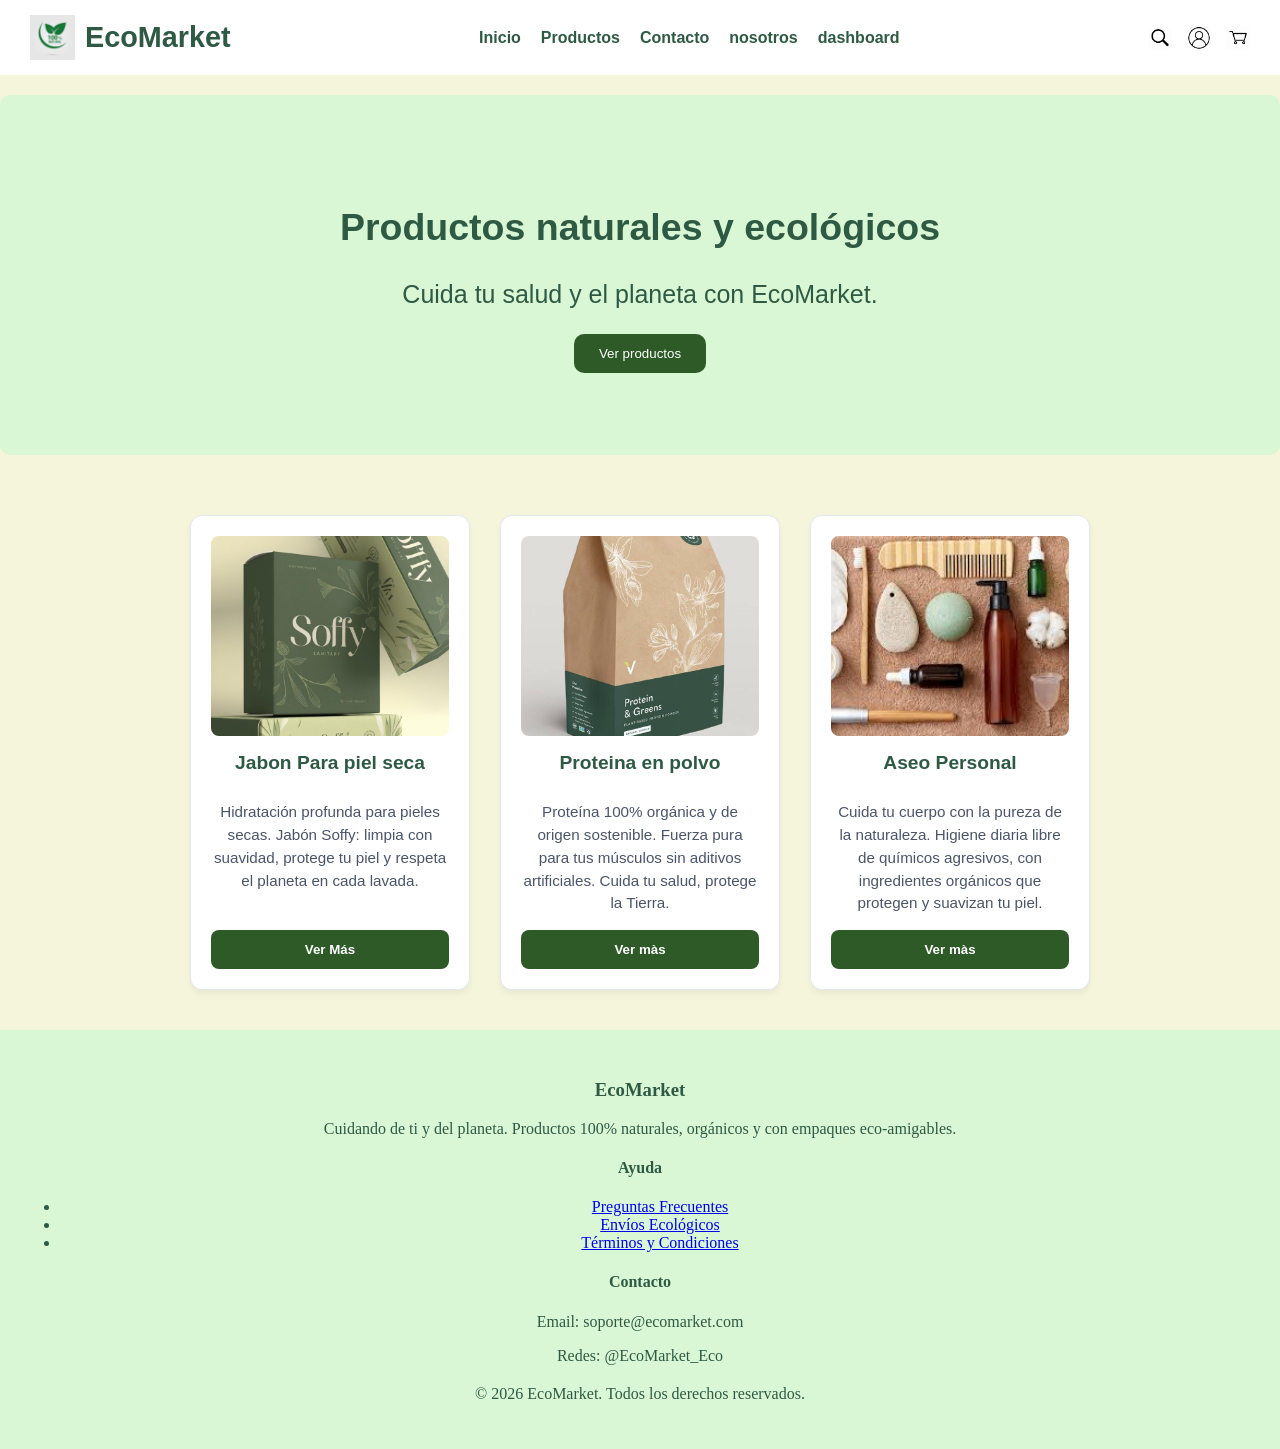
<file: EcoMarket-Joan-Sebastian-Blanco-Ruiz/index.html>
<!DOCTYPE html>
<html lang="es">
<head>
    <meta charset="UTF-8">
    <meta name="viewport" content="width=device-width, initial-scale=1.0">
    <title>Document</title>
    <link rel="stylesheet" href="css/main.css">
    <link rel="stylesheet" href="css/animaciones.css">
    <link rel="stylesheet" href="css/componentes.css">
    <link rel="stylesheet" href="css/layout.css">
</head>
<body>
    <main>
        <header>
            <div class="logo-1">
                <img src="img/logo1.jpeg" alt="logo-ecomarket" class="logo-img">
                <h1 class="logo-texto">EcoMarket</h1>
            </div>

            <nav>
                <a href="index.html">Inicio</a>
                <a href="viwes/productos.html">Productos</a>
                <a href="viwes/contacto.html">Contacto</a>
                <a href="viwes/nosotros.html">nosotros</a>
                <a href="viwes/dashboard.html">dashboard</a>
            </nav>

            <div class="iconos-header">
                <img src="img/lupa.png" alt="lupa-img">
                <img src="img/personita..png" alt="persona-img">
                <img src="img/carrito.png" alt="carrito-img">
            </div>
        </header>

        <center><section class="hero">
            <div class="texto">
                <h1>Productos naturales y ecológicos</h1>
                <p>Cuida tu salud y el planeta con EcoMarket.</p>
                <button>Ver productos</button>
            </div>
        </section></center>

        <section>
            <div class="card">
                <img src="img/producto1.jpeg" alt="">
                <h3>Jabon Para piel seca</h3>
                <p>Hidratación profunda para pieles secas. Jabón Soffy: limpia con suavidad, protege tu piel y respeta el planeta en cada lavada.</p>
                <button>Ver Más</button>
            </div>
            <div class="card">
                <img src="img/producto2.jpeg"alt="">
                <h3>Proteina en polvo</h3>
                <p>Proteína 100% orgánica y de origen sostenible. Fuerza pura para tus músculos sin aditivos artificiales. Cuida tu salud, protege la Tierra.</p>
                <button>Ver màs</button>
            
            </div>
            <div class="card">
                <img src="img/producto3.jpeg" alt="">
                <h3>Aseo Personal</h3>
                <p>Cuida tu cuerpo con la pureza de la naturaleza. Higiene diaria libre de químicos agresivos, con ingredientes orgánicos que protegen y suavizan tu piel.</p>
                <button>Ver màs</button>
            </div>
            
        </section>
    </main>
    <footer>
    <div class="footer-info">
        <h3>EcoMarket</h3>
        <p>Cuidando de ti y del planeta. Productos 100% naturales, orgánicos y con empaques eco-amigables.</p>
    </div>

    <div class="footer-links">
        <h4>Ayuda</h4>
        <ul>
            <li><a href="#">Preguntas Frecuentes</a></li>
            <li><a href="#">Envíos Ecológicos</a></li>
            <li><a href="#">Términos y Condiciones</a></li>
        </ul>
    </div>

    <div class="footer-contact">
        <h4>Contacto</h4>
        <p>Email: soporte@ecomarket.com</p>
        <p>Redes: @EcoMarket_Eco</p>
    </div>

    <div class="footer-bottom">
        <p>&copy; 2026 EcoMarket. Todos los derechos reservados.</p>
    </div>
</footer>
</body>
</html>
</file>
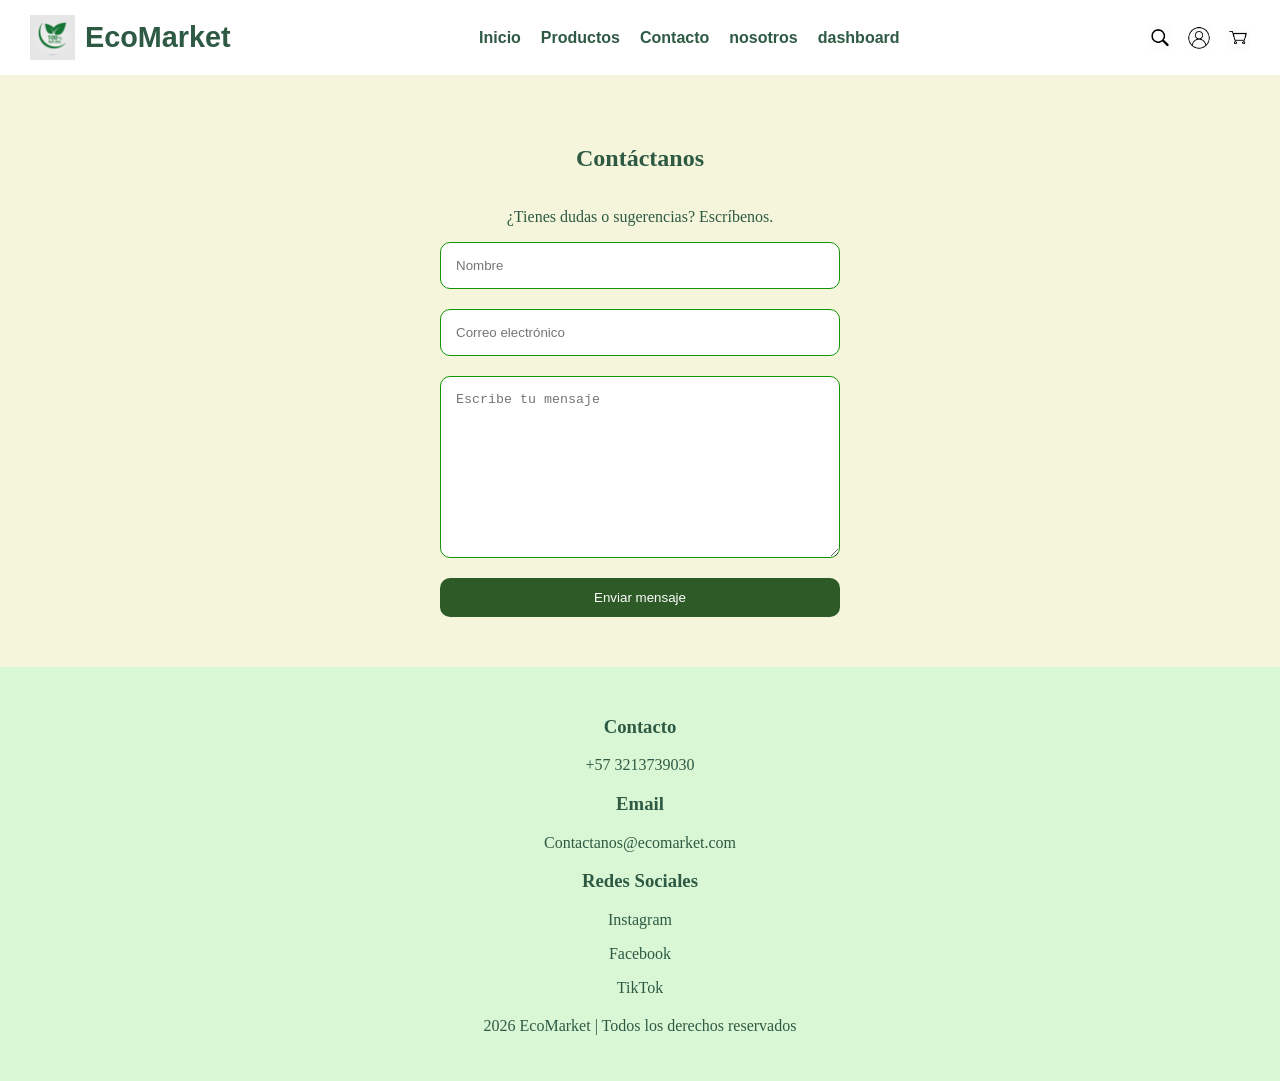
<file: EcoMarket-Joan-Sebastian-Blanco-Ruiz/viwes/contacto.html>
<!DOCTYPE html>
<html lang="en">
<head>
    <meta charset="UTF-8">
    <meta name="viewport" content="width=, initial-scale=1.0">
    <title>Contacto</title>
    <link rel="stylesheet" href="../css/main.css">
    <link rel="stylesheet" href="../css/animaciones.css">
    <link rel="stylesheet" href="../css/componentes.css">
    <link rel="stylesheet" href="../css/layout.css">
</head>
<body>
    <main>
        <header>
            <div class="logo-1">
                <img src="../img/logo1.jpeg" alt="logo-ecomarket" class="logo-img">
                <h1 class="logo-texto">EcoMarket</h1>
            </div>

            <nav>
                <a href="../index.html">Inicio</a>
                <a href="../viwes/productos.html">Productos</a>
                <a href="../viwes/contacto.html">Contacto</a>
                <a href="../viwes/nosotros.html">nosotros</a>
                <a href="../viwes/dashboard.html">dashboard</a>
            </nav>

            <div class="iconos-header">
                <img src="../img/lupa.png" alt="lupa-img">
                <img src="../img/personita..png" alt="persona-img">
                <img src="../img/carrito.png" alt="carrito-img">
            </div>
        </header>

    </main>
    <section class="contacto">

        <h2>Contáctanos</h2>

        <p>
            ¿Tienes dudas o sugerencias? Escríbenos.
        </p>

        <form>

            <input type="text" placeholder="Nombre">

            <input type="email" placeholder="Correo electrónico">

            <textarea placeholder="Escribe tu mensaje"></textarea>

            <button type="submit">
                Enviar mensaje
            </button>

        </form>

    </section>
    
    <footer class="footer-container">

        <div class="footer-box">
            <h3>Contacto</h3>

            <p>+57 3213739030</p>
        </div>

        <div class="footer-box">
            <h3>Email</h3>
            <p>Contactanos@ecomarket.com</p>
        </div>

        <div class="footer-box">
            <h3>Redes Sociales</h3>

            <p>Instagram</p>
            <p>Facebook</p>
            <p>TikTok</p>
        </div>

    </div>

    <div class="footer-bottom">

        <p>
            2026 EcoMarket | Todos los derechos reservados
        </p>

    </div>
    </footer>
</body>
</html>
</file>
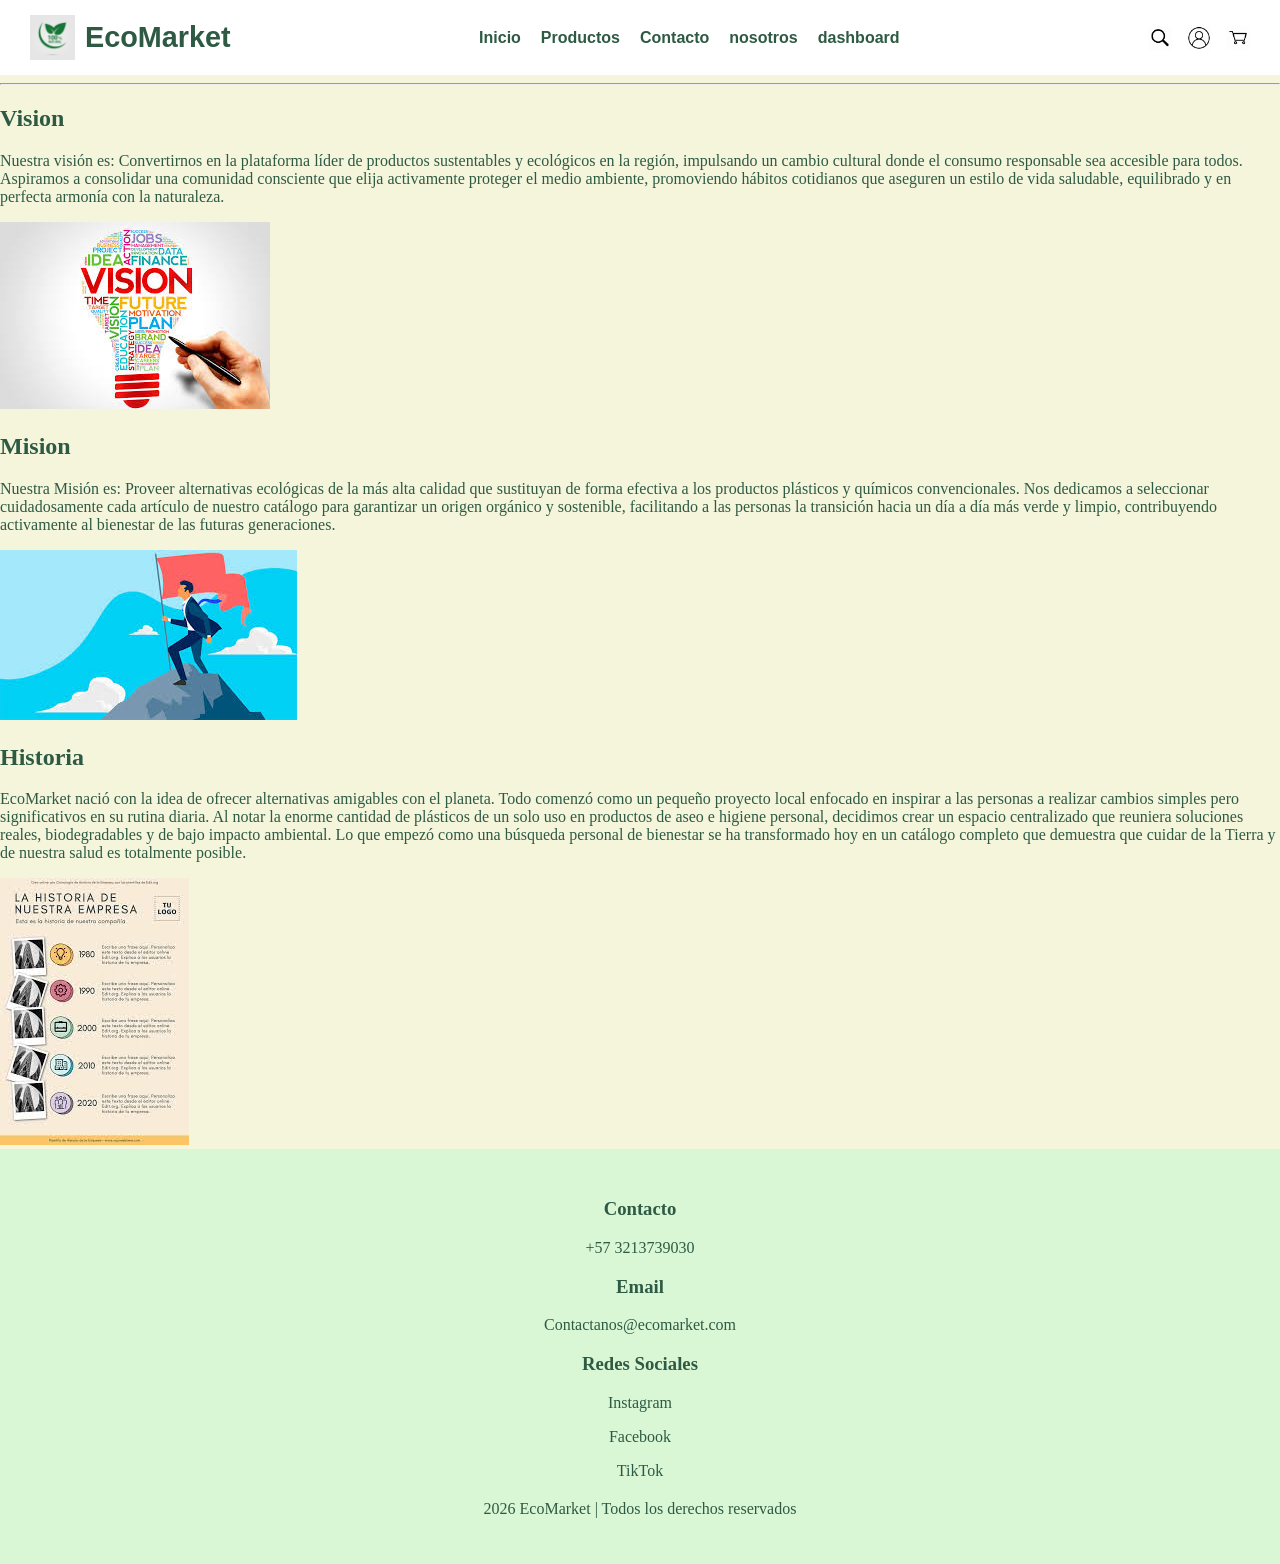
<file: EcoMarket-Joan-Sebastian-Blanco-Ruiz/viwes/nosotros.html>
<!DOCTYPE html>
<html lang="en">
<head>
    <meta charset="UTF-8">
    <meta name="viewport" content="width=device-width, initial-scale=1.0">
    <title>Document</title>
    <link rel="stylesheet" href="../css/main.css">
    <link rel="stylesheet" href="../css/animaciones.css">
    <link rel="stylesheet" href="../css/componentes.css">
    <link rel="stylesheet" href="../css/layout.css">
</head>
<body>
    <main>
        <header>
            <div class="logo-1">
                <img src="../img/logo1.jpeg" alt="logo-ecomarket" class="logo-img">
                <h1 class="logo-texto">EcoMarket</h1>
            </div>

            <nav>
                <a href="../index.html">Inicio</a>
                <a href="../viwes/productos.html">Productos</a>
                <a href="../viwes/contacto.html">Contacto</a>
                <a href="../viwes/nosotros.html">nosotros</a>
                <a href="../viwes/dashboard.html">dashboard</a>

            </nav>

            <div class="iconos-header">
                <img src="../img/lupa.png" alt="lupa-img">
                <img src="../img/personita..png" alt="persona-img">
                <img src="../img/carrito.png" alt="carrito-img">
            </div>
        </header>
    </main>
    
        <hr>
    <section class="containerNosotros">
        <article>
            <h2 class="nosotros">Vision</h2>
            <p>Nuestra visión es: Convertirnos en la plataforma líder de productos sustentables y ecológicos en la región, impulsando un cambio cultural donde el consumo responsable sea accesible para todos. Aspiramos a consolidar una comunidad consciente que elija activamente proteger el medio ambiente, promoviendo hábitos cotidianos que aseguren un estilo de vida saludable, equilibrado y en perfecta armonía con la naturaleza. </p>
                <img class="imgNosotros" src="../img/vision.jpeg" alt="">
        </article>
        <article>
            <h2 class="nosotros">Mision</h2>
            <p>Nuestra Misión es: Proveer alternativas ecológicas de la más alta calidad que sustituyan de forma efectiva a los productos plásticos y químicos convencionales. Nos dedicamos a seleccionar cuidadosamente cada artículo de nuestro catálogo para garantizar un origen orgánico y sostenible, facilitando a las personas la transición hacia un día a día más verde y limpio, contribuyendo activamente al bienestar de las futuras generaciones.</p>
                <img class="imgNosotros" src="../img/msion.jpeg" alt="">
    
        </article>
        <article>
            <h2 class="nosotros">Historia</h2>
            <p>EcoMarket nació con la idea de ofrecer alternativas amigables con el planeta. Todo comenzó como un pequeño proyecto local enfocado en inspirar a las personas a realizar cambios simples pero significativos en su rutina diaria. Al notar la enorme cantidad de plásticos de un solo uso en productos de aseo e higiene personal, decidimos crear un espacio centralizado que reuniera soluciones reales, biodegradables y de bajo impacto ambiental. Lo que empezó como una búsqueda personal de bienestar se ha transformado hoy en un catálogo completo que demuestra que cuidar de la Tierra y de nuestra salud es totalmente posible. </p>
                <img class="imgNosotros" src="../img/historia.jpeg" alt="Imagen Historia">
        </article>
    </section>
     
    <footer class="footer-container">

        <div class="footer-box">
            <h3>Contacto</h3>

            <p>+57 3213739030</p>
        </div>

        <div class="footer-box">
            <h3>Email</h3>
            <p>Contactanos@ecomarket.com</p>
        </div>

        <div class="footer-box">
            <h3>Redes Sociales</h3>

            <p>Instagram</p>
            <p>Facebook</p>
            <p>TikTok</p>
        </div>

    </div>

    <div class="footer-bottom">

        <p>
            2026 EcoMarket | Todos los derechos reservados
        </p>

    </div>
    </footer>
</body>
</html>
</file>
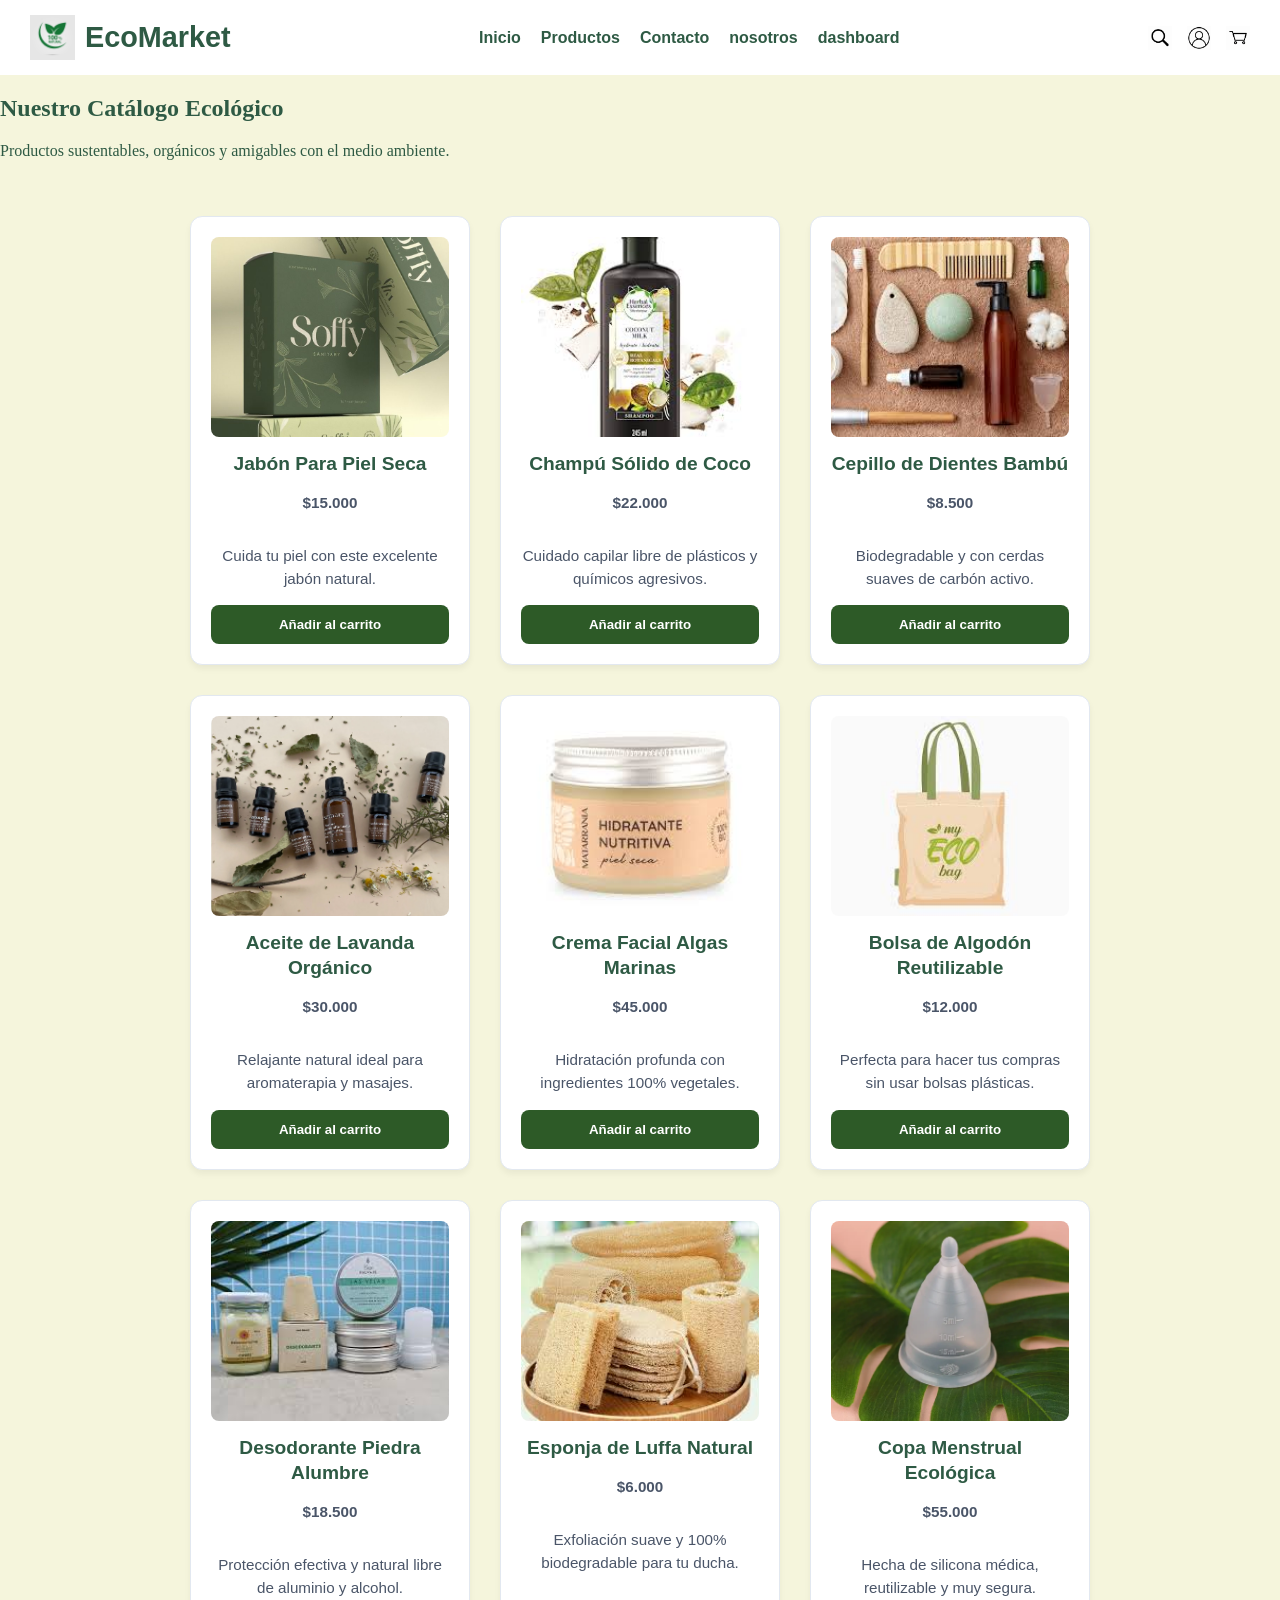
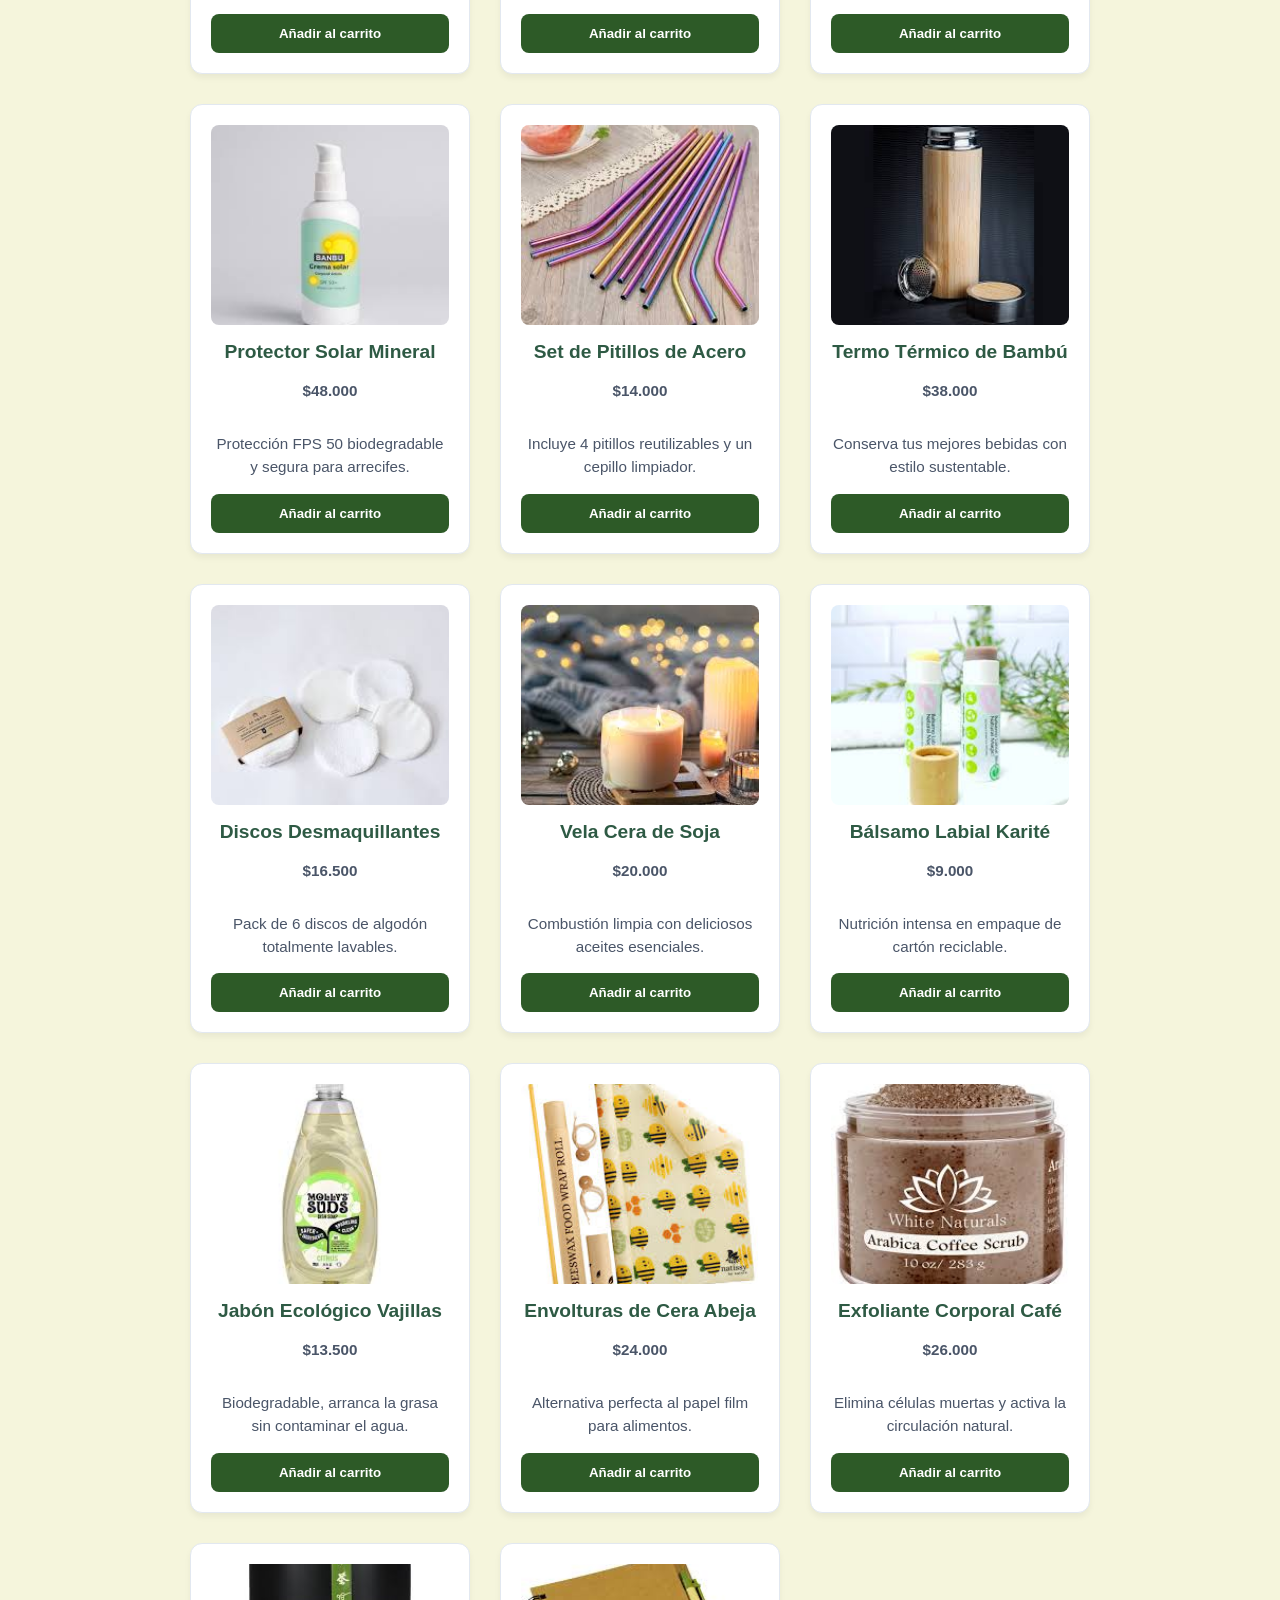
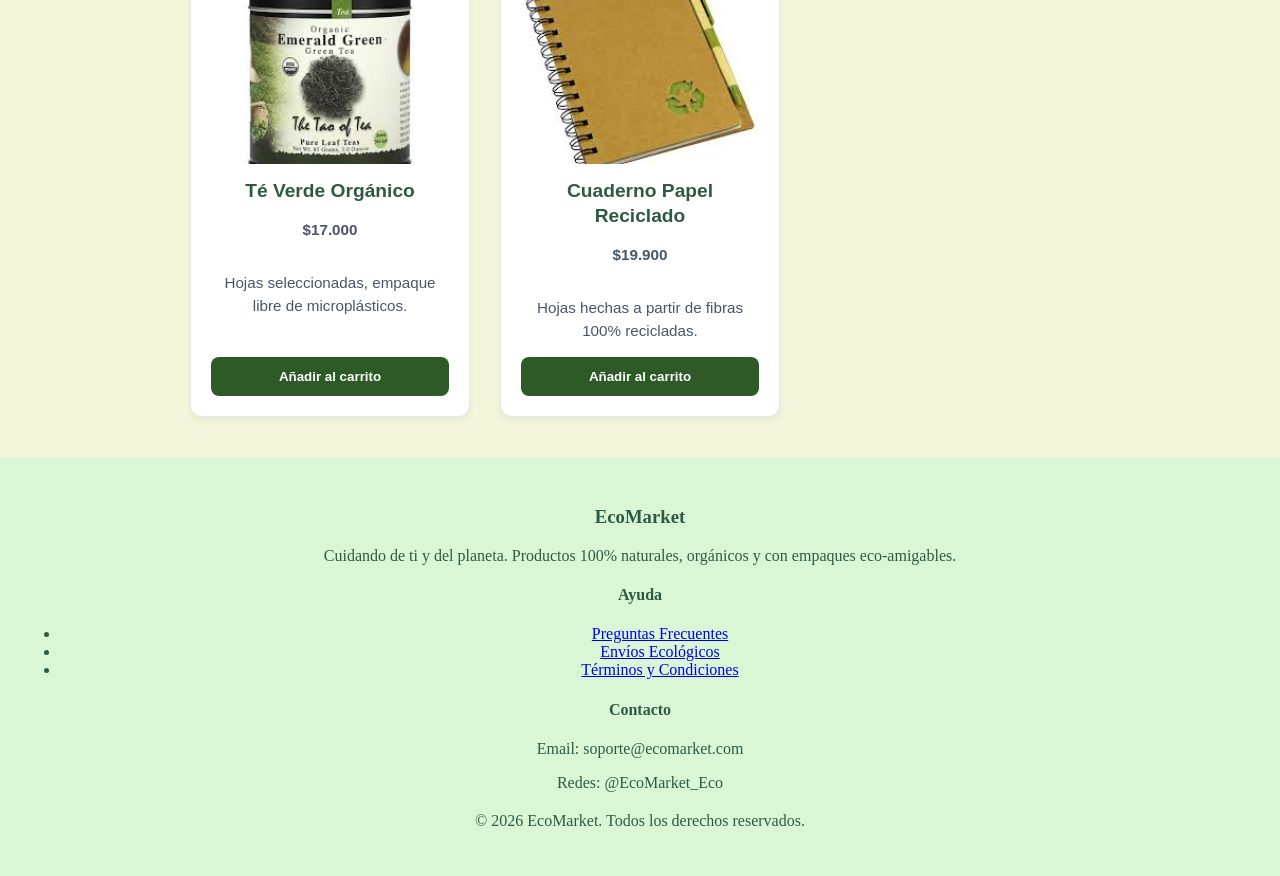
<file: EcoMarket-Joan-Sebastian-Blanco-Ruiz/viwes/productos.html>
<!DOCTYPE html>
<html lang="es">
<head>
    <meta charset="UTF-8">
    <meta name="viewport" content="width=device-width, initial-scale=1.0">
    <title>Catálogo de Productos - EcoMarket</title>
    <link rel="stylesheet" href="../css/main.css">
    <link rel="stylesheet" href="../css/layout.css">
    <link rel="stylesheet" href="../css/componentes.css">
    <link rel="stylesheet" href="../css/animaciones.css">
</head>
<body>
    <header>
        <div class="logo-1"> 
            <img src="../img/logo1.jpeg" alt="logo-ecomarket" class="logo-img">
            <h1 class="logo-texto">EcoMarket</h1>
        </div>

        <nav>
            <a href="../index.html">Inicio</a>
            <a href="../viwes/productos.html">Productos</a>
            <a href="../viwes/contacto.html">Contacto</a>
            <a href="../viwes/nosotros.html">nosotros</a>
            <a href="../viwes/dashboard.html">dashboard</a>

        </nav>

        <div class="iconos-header">
            <img src="../img/lupa.png" alt="lupa-img">
            <img src="../img/personita..png" alt="persona-img">
            <img src="../img/carrito.png" alt="carrito-img">
        </div>
    </header>

    <main>
        <section class="catalogo-titulo">
            <h2>Nuestro Catálogo Ecológico</h2>
            <p>Productos sustentables, orgánicos y amigables con el medio ambiente.</p>
        </section>

        <section class="catalogo-grid">
            <div class="card">
                <img src="../img/producto1.jpeg" alt="Jabón para piel seca">
                <h3>Jabón Para Piel Seca</h3>
                <p class="precio">$15.000</p>
                <p>Cuida tu piel con este excelente jabón natural.</p>
                <button>Añadir al carrito</button>
            </div>

            <div class="card">
                <img src="../img/producto22.jpeg" alt="Champú Sólido">
                <h3>Champú Sólido de Coco</h3>
                <p class="precio">$22.000</p>
                <p>Cuidado capilar libre de plásticos y químicos agresivos.</p>
                <button>Añadir al carrito</button>
            </div>

            <div class="card">
                <img src="../img/producto3.jpeg" alt="Cepillo de Bambú">
                <h3>Cepillo de Dientes Bambú</h3>
                <p class="precio">$8.500</p>
                <p>Biodegradable y con cerdas suaves de carbón activo.</p>
                <button>Añadir al carrito</button>
            </div>

            <div class="card">
                <img src="../img/producto4.webp" alt="Aceite Esencial">
                <h3>Aceite de Lavanda Orgánico</h3>
                <p class="precio">$30.000</p>
                <p>Relajante natural ideal para aromaterapia y masajes.</p>
                <button>Añadir al carrito</button>
            </div>

            <div class="card">
                <img src="../img/producto5.jpeg" alt="Crema Hidratante">
                <h3>Crema Facial Algas Marinas</h3>
                <p class="precio">$45.000</p>
                <p>Hidratación profunda con ingredientes 100% vegetales.</p>
                <button>Añadir al carrito</button>
            </div>

            <div class="card">
                <img src="../img/producto6.jpeg" alt="Bolsa de Tela">
                <h3>Bolsa de Algodón Reutilizable</h3>
                <p class="precio">$12.000</p>
                <p>Perfecta para hacer tus compras sin usar bolsas plásticas.</p>
                <button>Añadir al carrito</button>
            </div>

            <div class="card">
                <img src="../img/producto7.jpeg" alt="Desodorante Natural">
                <h3>Desodorante Piedra Alumbre</h3>
                <p class="precio">$18.500</p>
                <p>Protección efectiva y natural libre de aluminio y alcohol.</p>
                <button>Añadir al carrito</button>
            </div>

            <div class="card">
                <img src="../img/producto8.jpeg" alt="Esponja Vegetal">
                <h3>Esponja de Luffa Natural</h3>
                <p class="precio">$6.000</p>
                <p>Exfoliación suave y 100% biodegradable para tu ducha.</p>
                <button>Añadir al carrito</button>
            </div>

            <div class="card">
                <img src="../img/producto8.webp" alt="Copa Menstrual">
                <h3>Copa Menstrual Ecológica</h3>
                <p class="precio">$55.000</p>
                <p>Hecha de silicona médica, reutilizable y muy segura.</p>
                <button>Añadir al carrito</button>
            </div>

            <div class="card">
                <img src="../img/producto9.jpeg" alt="Protector Solar">
                <h3>Protector Solar Mineral</h3>
                <p class="precio">$48.000</p>
                <p>Protección FPS 50 biodegradable y segura para arrecifes.</p>
                <button>Añadir al carrito</button>
            </div>

            <div class="card">
                <img src="../img/producto11.jpeg" alt="Pitillos de Acero">
                <h3>Set de Pitillos de Acero</h3>
                <p class="precio">$14.000</p>
                <p>Incluye 4 pitillos reutilizables y un cepillo limpiador.</p>
                <button>Añadir al carrito</button>
            </div>

            <div class="card">
                <img src="../img/producto12.jpeg" alt="Termo Bambú">
                <h3>Termo Térmico de Bambú</h3>
                <p class="precio">$38.000</p>
                <p>Conserva tus mejores bebidas con estilo sustentable.</p>
                <button>Añadir al carrito</button>
            </div>

            <div class="card">
                <img src="../img/producto 13.jpeg" alt="Discos desmaquillantes">
                <h3>Discos Desmaquillantes</h3>
                <p class="precio">$16.500</p>
                <p>Pack de 6 discos de algodón totalmente lavables.</p>
                <button>Añadir al carrito</button>
            </div>

            <div class="card">
                <img src="../img/producto14.jpeg" alt="Velas de Soja">
                <h3>Vela Cera de Soja</h3>
                <p class="precio">$20.000</p>
                <p>Combustión limpia con deliciosos aceites esenciales.</p>
                <button>Añadir al carrito</button>
            </div>

            <div class="card">
                <img src="../img/producto15.jpeg" alt="Bálsamo Labial">
                <h3>Bálsamo Labial Karité</h3>
                <p class="precio">$9.000</p>
                <p>Nutrición intensa en empaque de cartón reciclable.</p>
                <button>Añadir al carrito</button>
            </div>

            <div class="card">
                <img src="../img/producto16.jpeg" alt="Jabón de Platos">
                <h3>Jabón Ecológico Vajillas</h3>
                <p class="precio">$13.500</p>
                <p>Biodegradable, arranca la grasa sin contaminar el agua.</p>
                <button>Añadir al carrito</button>
            </div>

            <div class="card">
                <img src="../img/producto17.jpeg" alt="Envolturas de Cera">
                <h3>Envolturas de Cera Abeja</h3>
                <p class="precio">$24.000</p>
                <p>Alternativa perfecta al papel film para alimentos.</p>
                <button>Añadir al carrito</button>
            </div>

            <div class="card">
                <img src="../img/producto18.jpeg" alt="Exfoliante de Café">
                <h3>Exfoliante Corporal Café</h3>
                <p class="precio">$26.000</p>
                <p>Elimina células muertas y activa la circulación natural.</p>
                <button>Añadir al carrito</button>
            </div>

            <div class="card">
                <img src="../img/producto19.jpeg" alt="Té Orgánico">
                <h3>Té Verde Orgánico</h3>
                <p class="precio">$17.000</p>
                <p>Hojas seleccionadas, empaque libre de microplásticos.</p>
                <button>Añadir al carrito</button>
            </div>

            <div class="card">
                <img src="../img/producto20.jpeg" alt="Cuaderno Ecológico">
                <h3>Cuaderno Papel Reciclado</h3>
                <p class="precio">$19.900</p>
                <p>Hojas hechas a partir de fibras 100% recicladas.</p>
                <button>Añadir al carrito</button>
            </div>
        </section>
    </main>

    <footer>
        <div class="footer-info">
            <h3>EcoMarket</h3>
            <p>Cuidando de ti y del planeta. Productos 100% naturales, orgánicos y con empaques eco-amigables.</p>
        </div>
        <div class="footer-links">
            <h4>Ayuda</h4>
            <ul>
                <li><a href="#">Preguntas Frecuentes</a></li>
                <li><a href="#">Envíos Ecológicos</a></li>
                <li><a href="#">Términos y Condiciones</a></li>
            </ul>
        </div>
        <div class="footer-contact">
            <h4>Contacto</h4>
            <p>Email: soporte@ecomarket.com</p>
            <p>Redes: @EcoMarket_Eco</p>
        </div>
        <div class="footer-bottom">
            <p>&copy; 2026 EcoMarket. Todos los derechos reservados.</p>
        </div>
    </footer>
</body>
</html>
</file>
<file: EcoMarket-Joan-Sebastian-Blanco-Ruiz/css/main.css>
body {
    background-color: beige;
    color: #2E5A44;
    margin: 0;
}
</file>
<file: EcoMarket-Joan-Sebastian-Blanco-Ruiz/css/animaciones.css>
@keyframes joan {
    0% {
        transform: translateY(0px);
    }
    50% {
        transform: translateY(-10px);
    }
    100% {
        transform: translateY(0px);
    }
}
</file>
<file: EcoMarket-Joan-Sebastian-Blanco-Ruiz/css/componentes.css>
.logo-img {
    width: 45px;
    height: 45px;
    object-fit: contain;
}

.iconos-header img {
    width: 24px;
    height: 24px;
    object-fit: contain;
    cursor: pointer;
}

button {
    background: #2d5a27;
    color: white;
    padding: 12px 25px;
    border: none;
    border-radius: 10px;
}

.card {
    background-color: #ffffff;
    border: 1px solid #e2e8f0;
    border-radius: 12px;
    width: 280px;
    min-width: 280px;
    display: flex;
    flex-direction: column;
    justify-content: space-between;
    text-align: center;
    box-shadow: 0 4px 6px rgba(0, 0, 0, 0.05);
    box-sizing: border-box;
    padding: 20px;
    height: auto;
    animation: joan 3s infinite;
    cursor: pointer;
}

.card img {
    width: 100%;
    height: 200px;
    object-fit: cover;
    border-radius: 8px;
}

.card h3 {
    font-family: 'Segoe UI', sans-serif;
    color: #2E5A44;
    margin: 15px 0 10px 0;
    font-size: 1.2rem;
    line-height: 1.3;
}

.precio {
    font-family: 'Segoe UI', sans-serif;
    color: #2d5a27;
    font-weight: bold;
    font-size: 1.1rem;
    margin: 5px 0 10px 0;
}

.card p {
    font-family: 'Segoe UI', sans-serif;
    color: #4a5568;
    font-size: 0.95rem;
    line-height: 1.5;
    margin-bottom: 15px;
}

.card button {
    background: #2d5a27;
    color: white;
    padding: 12px 20px;
    border: none;
    border-radius: 8px;
    cursor: pointer;
    width: 100%;
    font-weight: bold;
    transition: background-color 0.3s ease, transform 0.2s ease;
    margin-top: auto;
}

.card button:hover {
    background-color: #1b3628;
    transform: scale(1.02);
}

.contacto input,
.contacto textarea {
    padding: 15px;
    border-radius: 10px;
    border: 1px solid #129406;
}

.contacto textarea {
    height: 150px;
}
</file>
<file: EcoMarket-Joan-Sebastian-Blanco-Ruiz/css/layout.css>
header {
    font-family: 'Segoe UI', Tahoma, Geneva, Verdana, sans-serif;
    display: flex;
    justify-content: space-between;
    align-items: center;
    background-color: rgb(255, 255, 255);
    padding: 15px 30px;
}

.logo-1 {
    display: flex;
    align-items: center;
    gap: 10px;
}

.logo-texto {
    font-size: 1.8rem;
    font-weight: bold;
    color: #2E5A44;
    margin: 0;
}

nav {
    display: flex;
    gap: 20px;
}

nav a {
    color: #2E5A44;
    text-decoration: none;
    font-weight: bold;
    font-size: 1rem;
    transition: color 0.3s;
}

nav a:hover {
    color: #1b3628;
}

.iconos-header {
    display: flex;
    align-items: center;
    gap: 15px;
}

.hero {
    height: 200px;
    background-color: rgb(218, 247, 213);
    border-radius: 10px;
    align-items: center;
    padding: 80px;
    text-align: center;
    color: #2E5A44;
    font-size: 25px;
    font-family: Arial, Helvetica, sans-serif;
    max-width: 1200px;
    margin: 20px auto;
}

.catalogo-grid, section:has(.card) {
    display: grid;
    grid-template-columns: repeat(auto-fit, 280px);
    justify-content: center;
    justify-items: center;
    gap: 30px;
    padding: 40px 20px;
    background-color: beige;
    max-width: 1200px;
    margin: 0 auto;
}

footer {
    background-color: rgb(218, 247, 213);
    text-align: center;
    padding: 30px 20px;
}

.footer-bottom {
    background-color: rgb(218, 247, 213);
    text-align: center;
    border-radius: 30px;
    margin-top: 20px;
}

.contacto {
    padding: 50px;
    display: flex;
    flex-direction: column;
    align-items: center;
}

.contacto form {
    width: 400px;
    display: flex;
    flex-direction: column;
    gap: 20px;
}

@media (max-width: 768px) {
    header {
        flex-direction: column;
        gap: 15px;
        padding: 15px;
        text-align: center;
    }

    nav {
        flex-direction: column;
        gap: 10px;
        width: 100%;
        align-items: center;
    }

    .hero {
        height: auto;
        padding: 40px 20px;
        font-size: 18px;
    }

    .catalogo-grid, section:has(.card) {
        grid-template-columns: repeat(auto-fit, 280px);
        gap: 20px;
        padding: 20px 10px;
    }

    .card {
        width: 280px;
        min-width: 280px;
    }

    .contacto form {
        width: 100%;
        max-width: 320px;
        padding: 0 10px;
        box-sizing: border-box;
    }

    footer {
        display: flex;
        flex-direction: column;
        gap: 20px;
        padding: 20px;
    }
}
</file>
